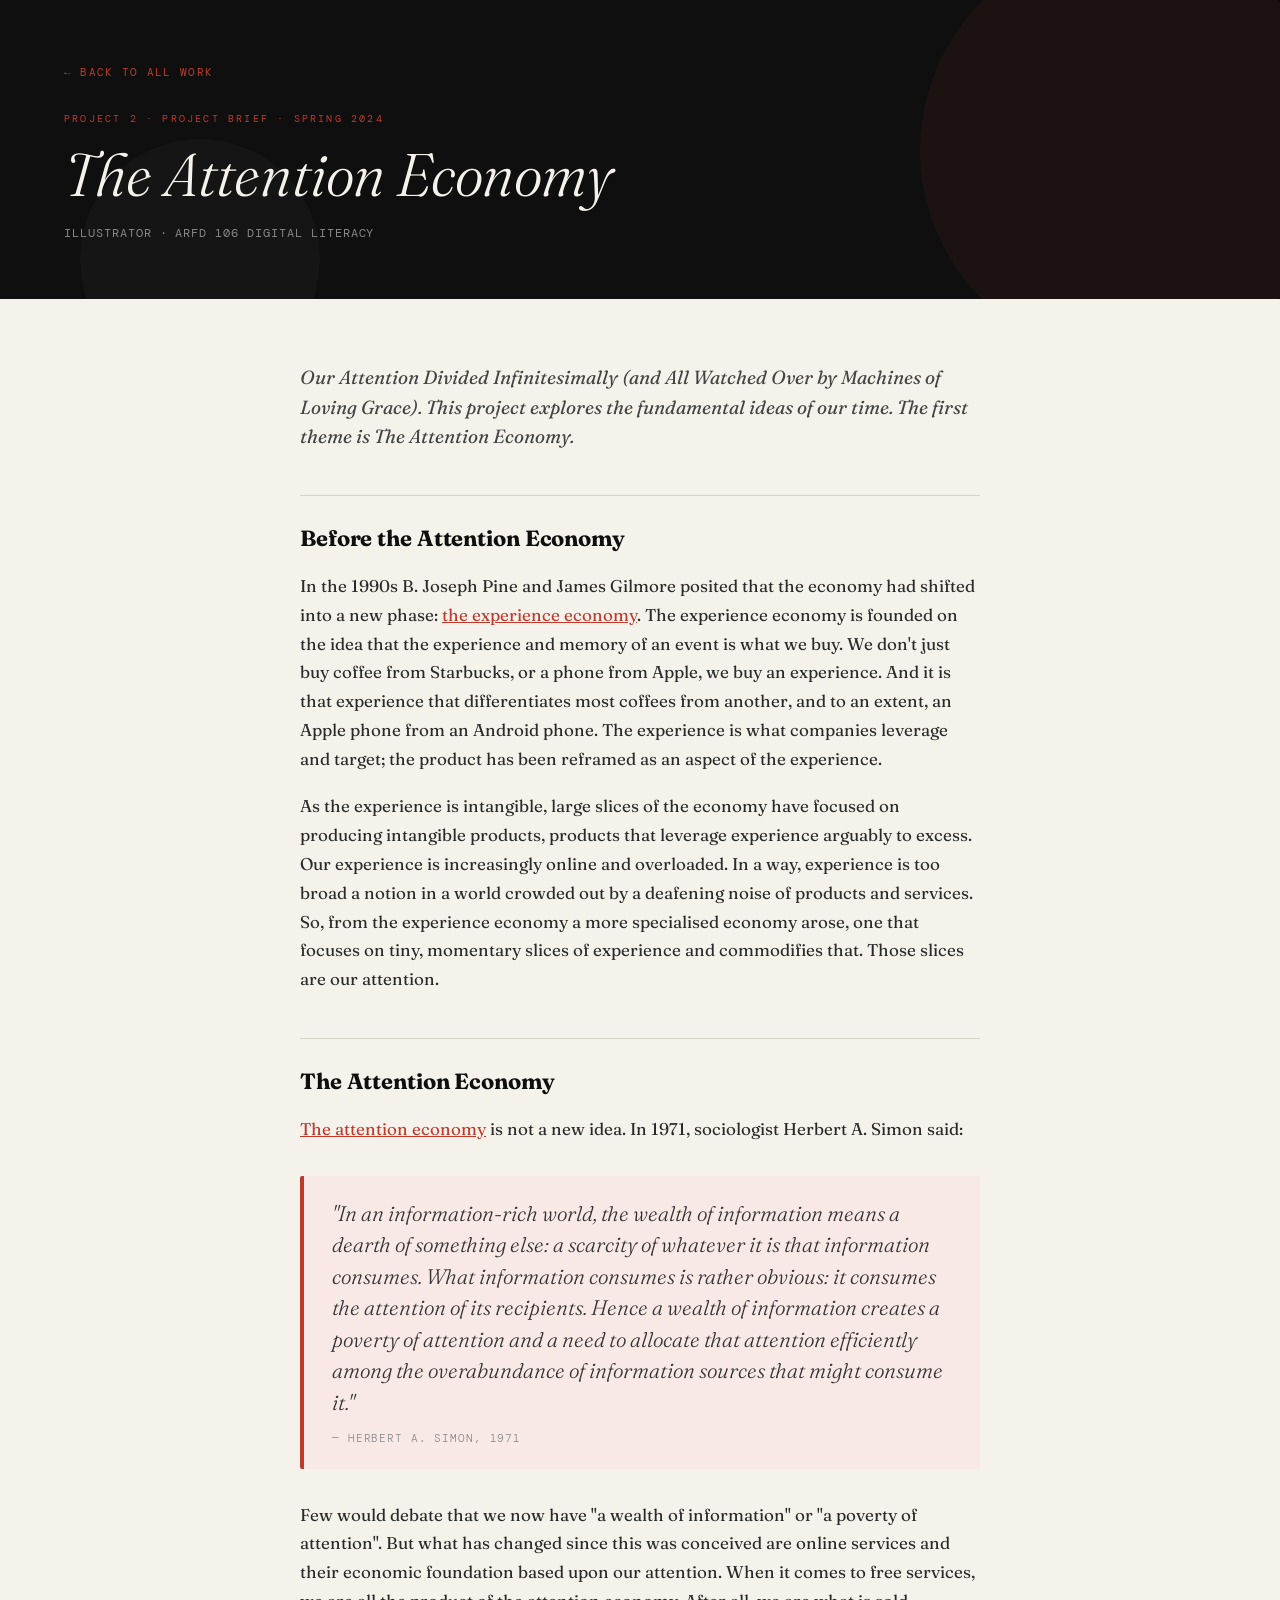
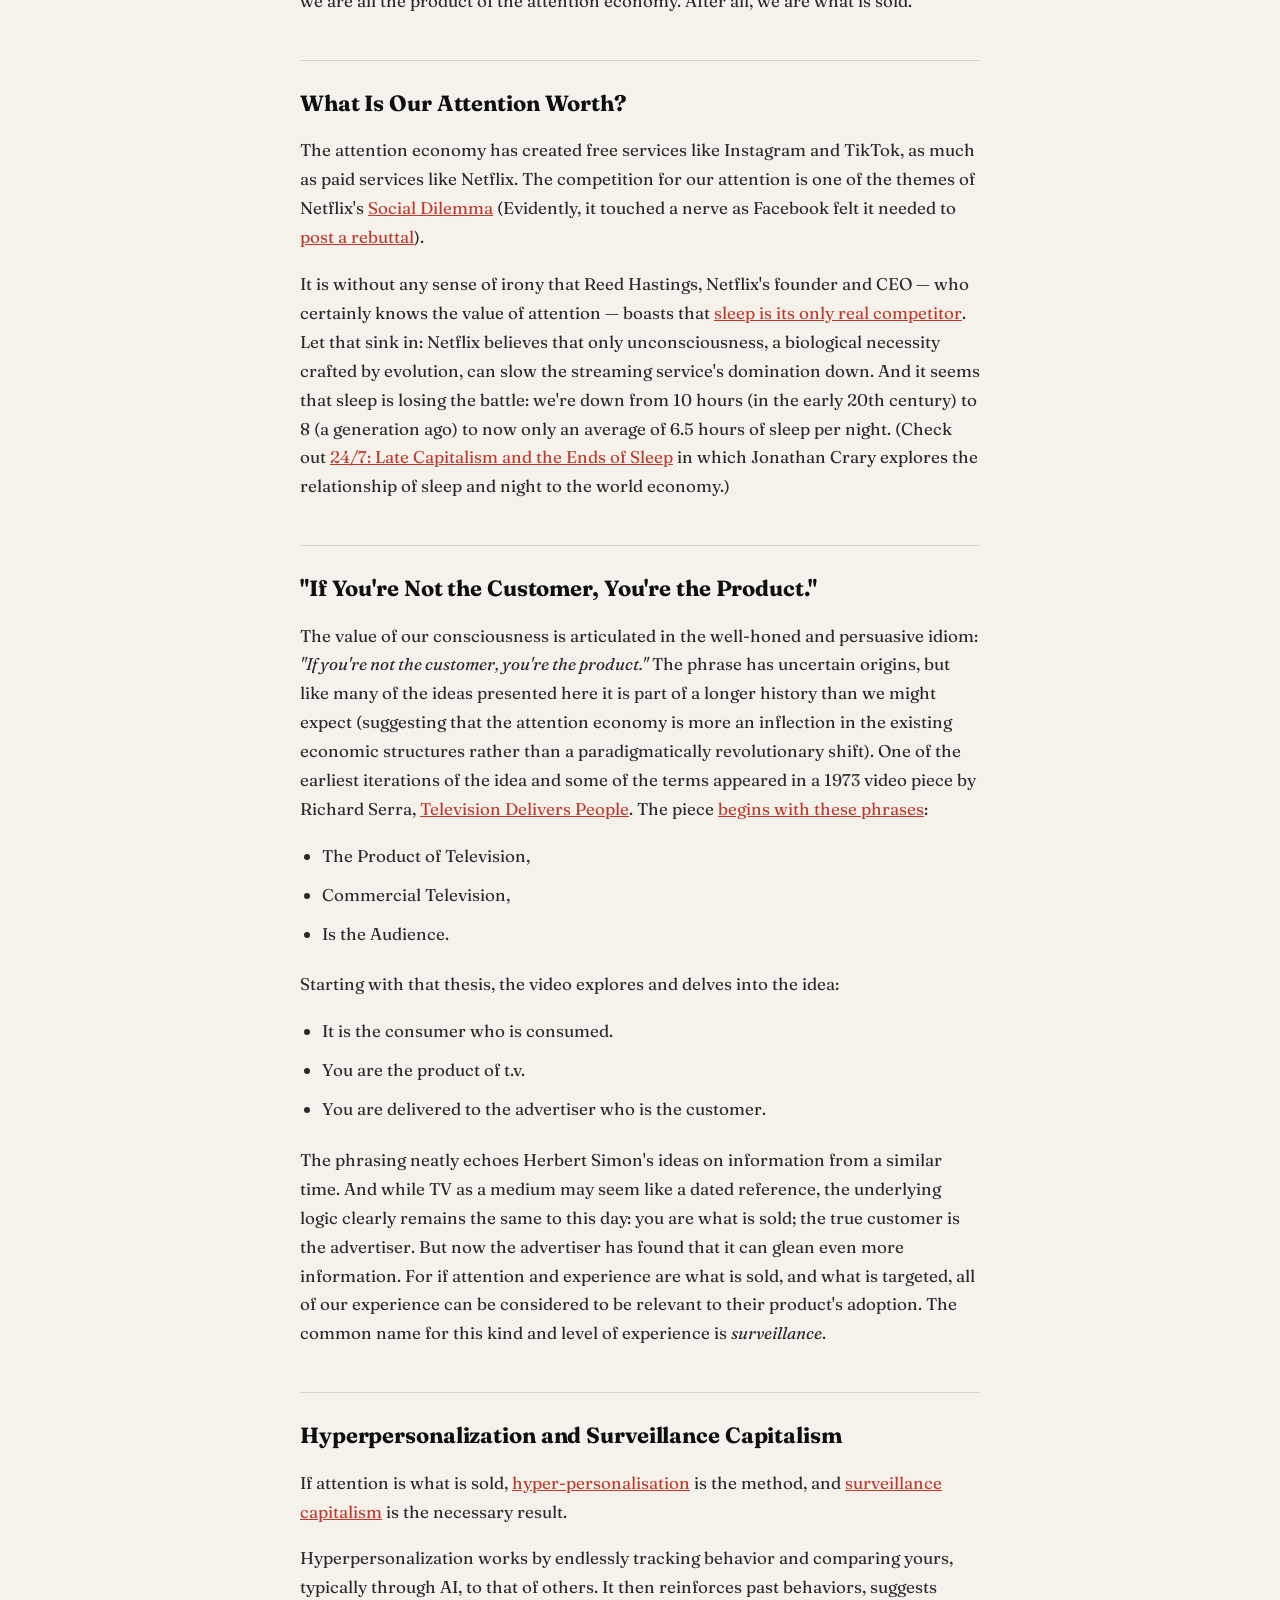
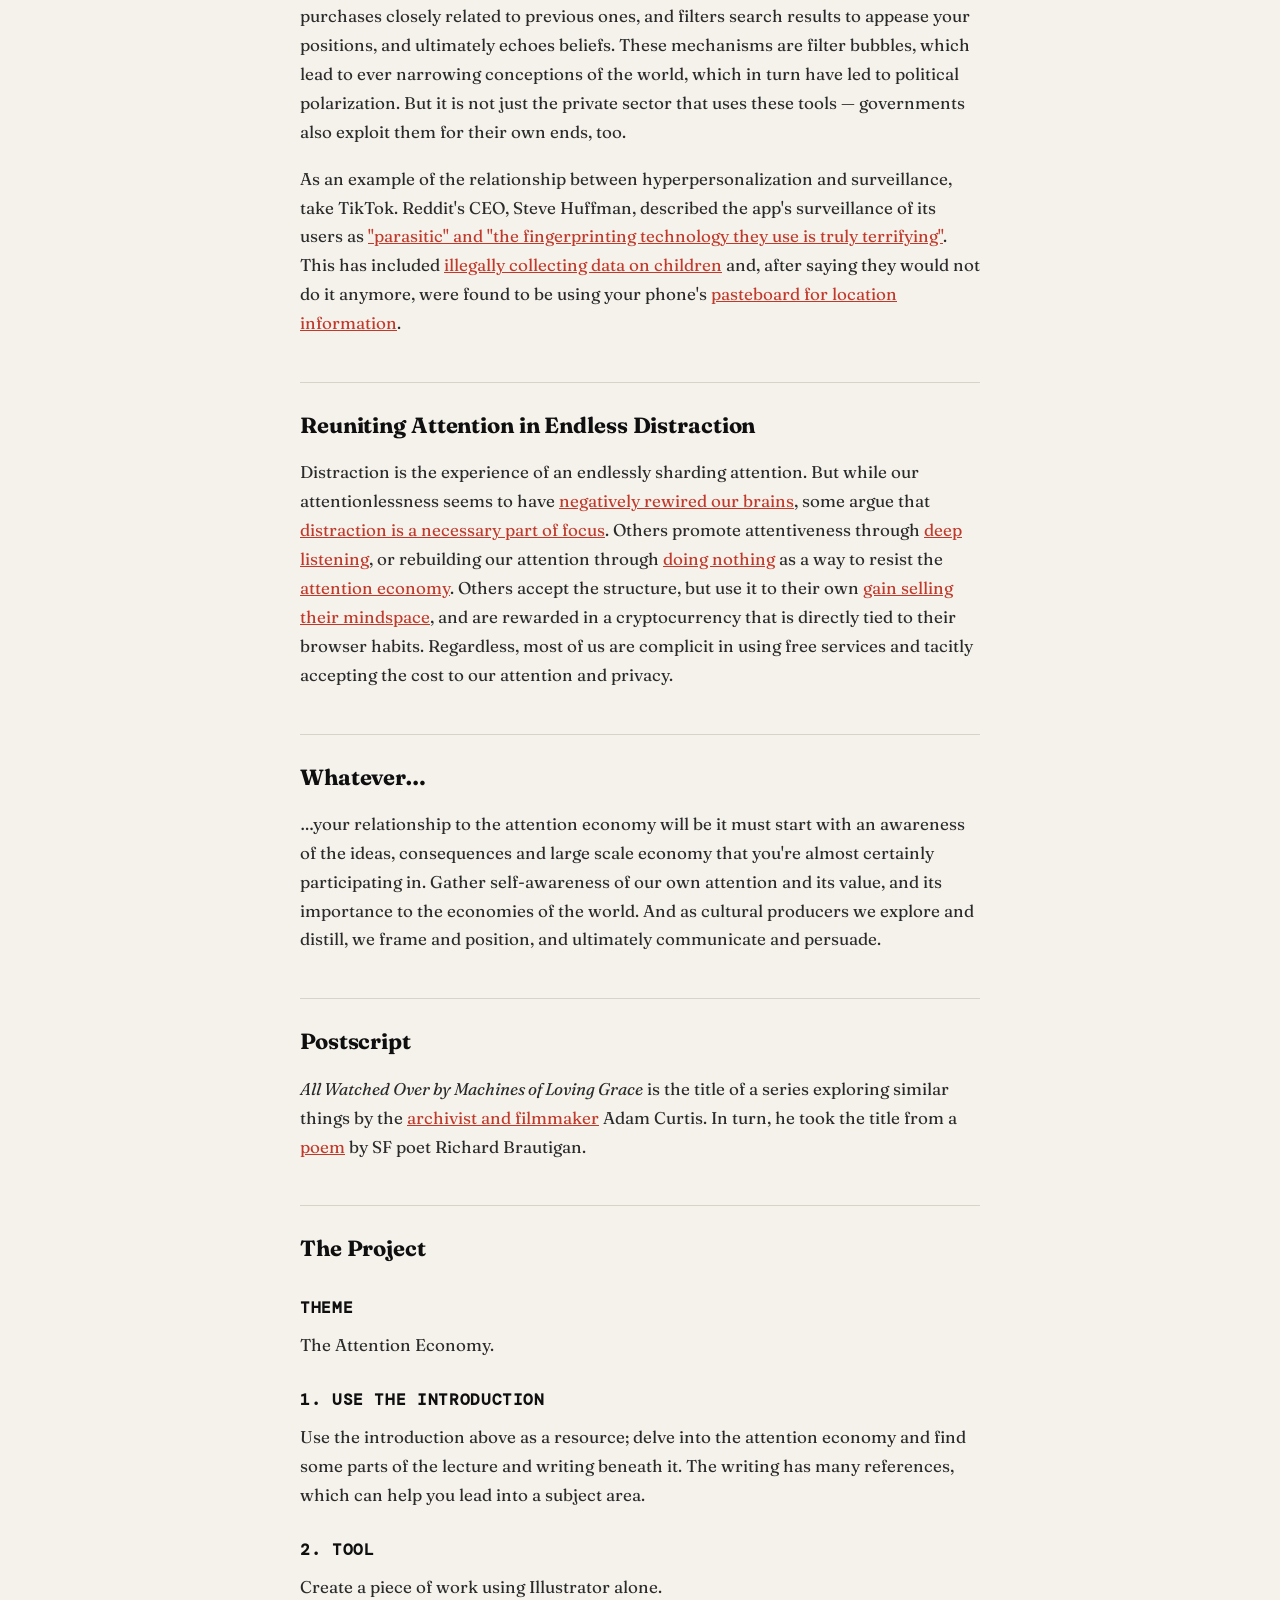
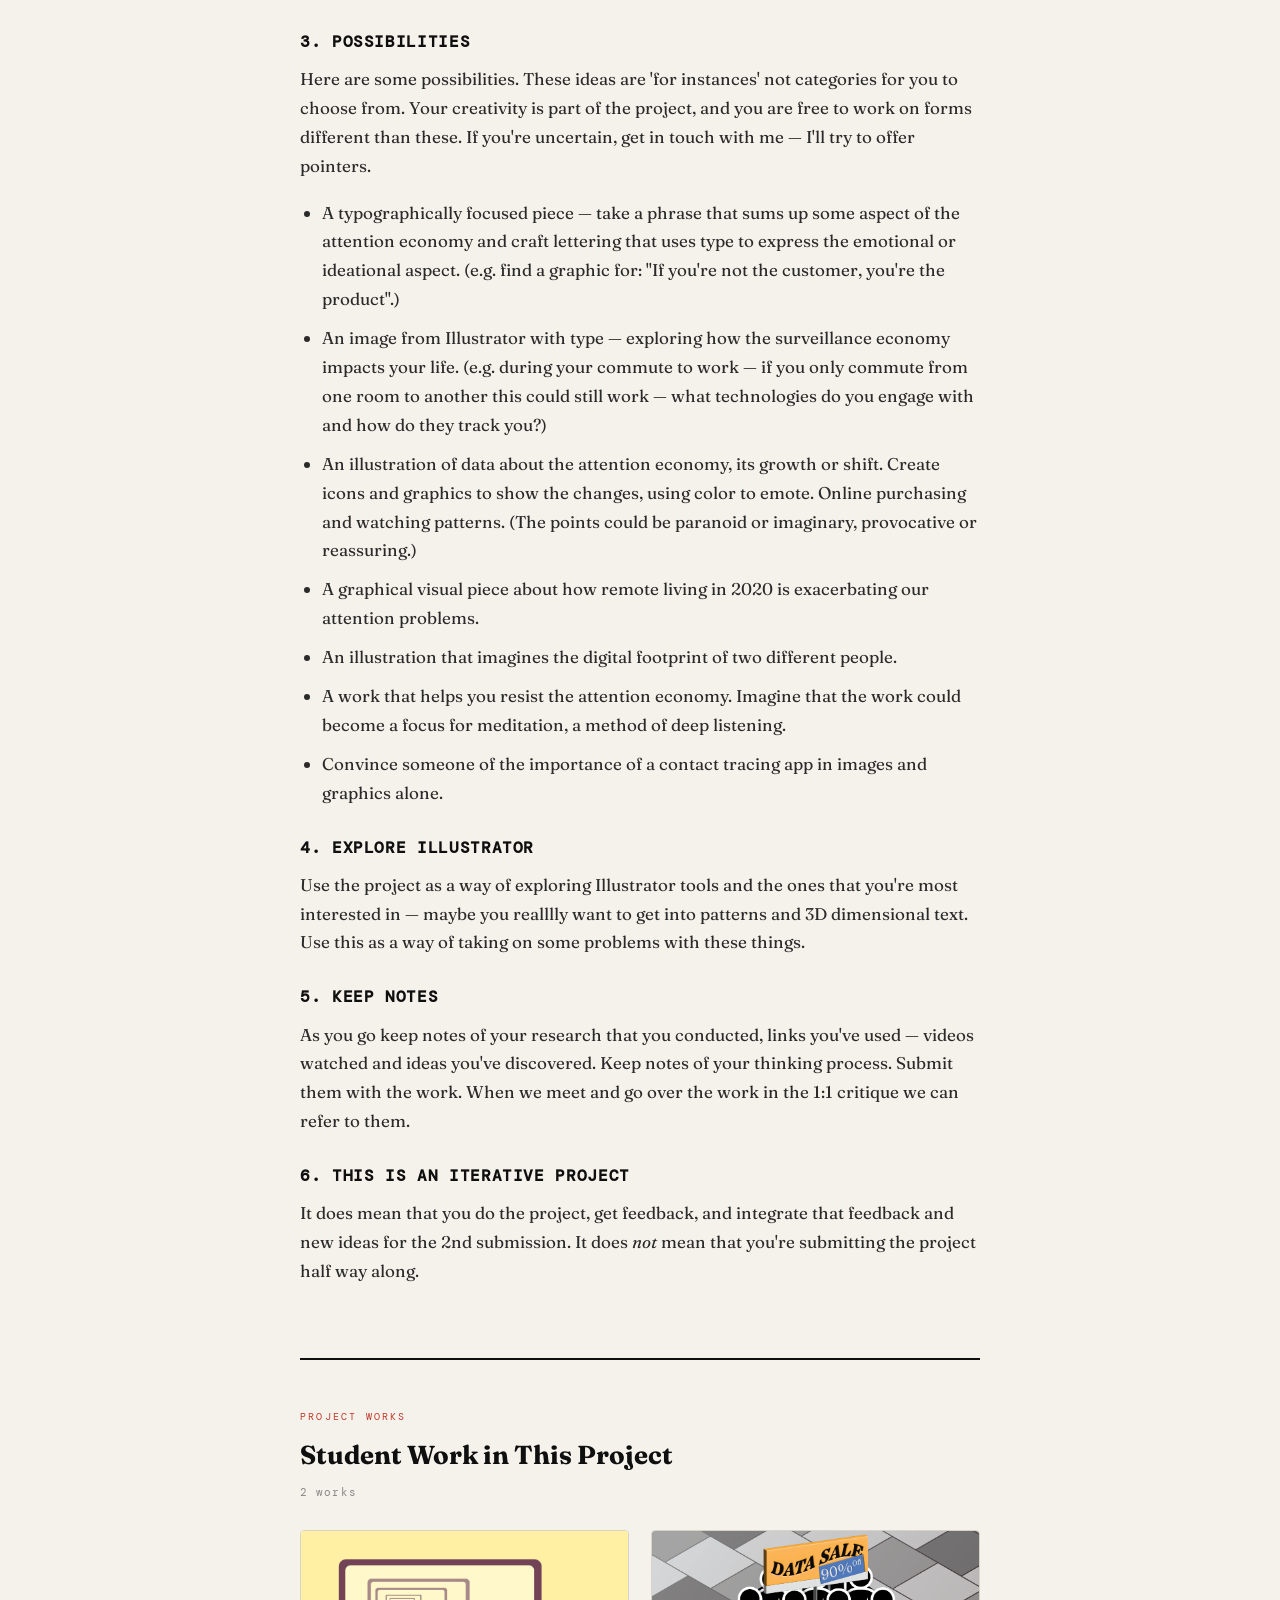
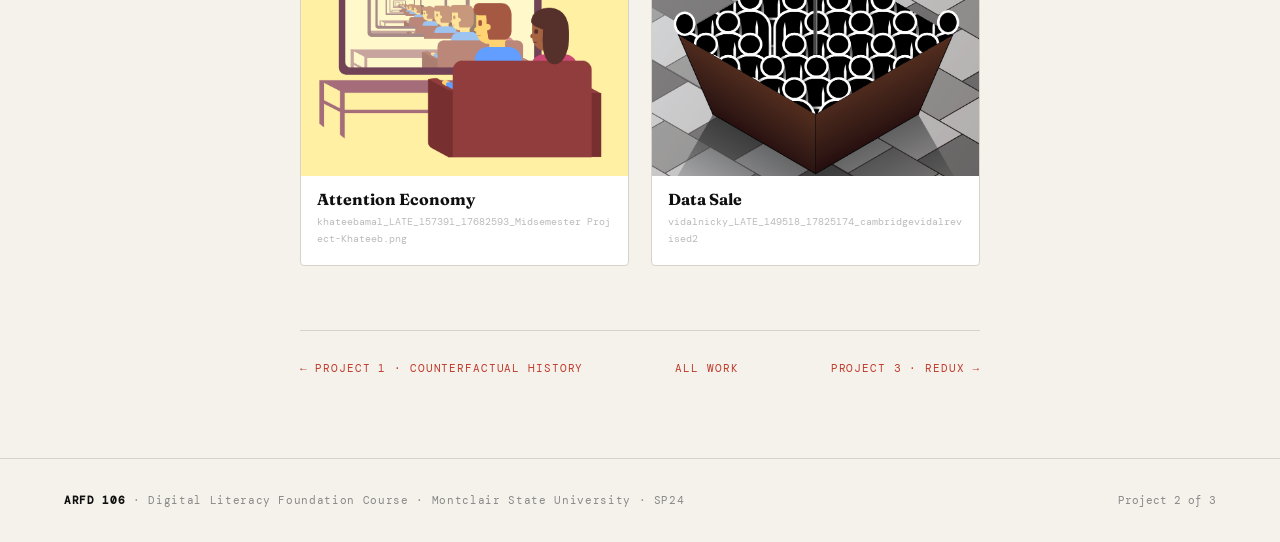
<file: project-attention-economy.html>
<!doctype html>
<html lang="en">
  <head>
    <meta charset="UTF-8" />
    <meta name="viewport" content="width=device-width, initial-scale=1.0" />
    <title>The Attention Economy — Project Brief · ARFD 106</title>
    <link rel="preconnect" href="https://fonts.googleapis.com" />
    <link
      href="https://fonts.googleapis.com/css2?family=DM+Mono:wght@300;400;500&family=Fraunces:ital,opsz,wght@0,9..144,300;0,9..144,700;1,9..144,300&display=swap"
      rel="stylesheet"
    />
    <link rel="stylesheet" href="project.css" />
  </head>
  <body>
    <!-- ── HEADER ── -->
    <header>
      <a href="index.html" class="back-link">← Back to all work</a>
      <div class="header-eyebrow">Project 2 · Project Brief · Spring 2024</div>
      <h1>The Attention Economy</h1>
      <p class="h-subtitle">ILLUSTRATOR · ARFD 106 DIGITAL LITERACY</p>
    </header>

    <!-- ── MAIN ── -->
    <main>
      <article class="brief">
        <p class="lede">
          <em
            >Our Attention Divided Infinitesimally (and All Watched Over by
            Machines of Loving Grace).</em
          >
          This project explores the fundamental ideas of our time. The first
          theme is <em>The Attention Economy</em>.
        </p>

        <h2>Before the Attention Economy</h2>
        <p>
          In the 1990s B. Joseph Pine and James Gilmore posited that the economy
          had shifted into a new phase:
          <a
            href="https://montclair.on.worldcat.org/oclc/1126213044"
            target="_blank"
            rel="noopener"
            >the experience economy</a
          >. The experience economy is founded on the idea that the experience
          and memory of an event is what we buy. We don't just buy coffee from
          Starbucks, or a phone from Apple, we buy an experience. And it is
          that experience that differentiates most coffees from another, and to
          an extent, an Apple phone from an Android phone. The experience is
          what companies leverage and target; the product has been reframed as
          an aspect of the experience.
        </p>
        <p>
          As the experience is intangible, large slices of the economy have
          focused on producing intangible products, products that leverage
          experience arguably to excess. Our experience is increasingly online
          and overloaded. In a way, experience is too broad a notion in a world
          crowded out by a deafening noise of products and services. So, from
          the experience economy a more specialised economy arose, one that
          focuses on tiny, momentary slices of experience and commodifies that.
          Those slices are our attention.
        </p>

        <h2>The Attention Economy</h2>
        <p>
          <a
            href="https://www.frankrose.com/The_Attention_Economy.pdf"
            target="_blank"
            rel="noopener"
            >The attention economy</a
          >
          is not a new idea. In 1971, sociologist Herbert A. Simon said:
        </p>

        <blockquote class="pullquote">
          "In an information-rich world, the wealth of information means a
          dearth of something else: a scarcity of whatever it is that
          information consumes. What information consumes is rather obvious: it
          consumes the attention of its recipients. Hence a wealth of
          information creates a poverty of attention and a need to allocate
          that attention efficiently among the overabundance of information
          sources that might consume it."
          <span class="attrib">— Herbert A. Simon, 1971</span>
        </blockquote>

        <p>
          Few would debate that we now have "a wealth of information" or "a
          poverty of attention". But what has changed since this was conceived
          are online services and their economic foundation based upon our
          attention. When it comes to free services, we are all the product of
          the attention economy. After all, we are what is sold.
        </p>

        <h2>What Is Our Attention Worth?</h2>
        <p>
          The attention economy has created free services like Instagram and
          TikTok, as much as paid services like Netflix. The competition for
          our attention is one of the themes of Netflix's
          <a
            href="https://www.netflix.com/title/81254224"
            target="_blank"
            rel="noopener"
            >Social Dilemma</a
          >
          (Evidently, it touched a nerve as Facebook felt it needed to
          <a
            href="https://about.fb.com/wp-content/uploads/2020/10/What-The-Social-Dilemma-Gets-Wrong.pdf"
            target="_blank"
            rel="noopener"
            >post a rebuttal</a
          >).
        </p>
        <p>
          It is without any sense of irony that Reed Hastings, Netflix's
          founder and CEO — who certainly knows the value of attention —
          boasts that
          <a
            href="https://www.fastcompany.com/40491939/netflix-ceo-reed-hastings-sleep-is-our-competition"
            target="_blank"
            rel="noopener"
            >sleep is its only real competitor</a
          >. Let that sink in: Netflix believes that only unconsciousness, a
          biological necessity crafted by evolution, can slow the streaming
          service's domination down. And it seems that sleep is losing the
          battle: we're down from 10 hours (in the early 20th century) to 8 (a
          generation ago) to now only an average of 6.5 hours of sleep per
          night. (Check out
          <a
            href="https://montclair.on.worldcat.org/oclc/858126396"
            target="_blank"
            rel="noopener"
            >24/7: Late Capitalism and the Ends of Sleep</a
          >
          in which Jonathan Crary explores the relationship of sleep and night
          to the world economy.)
        </p>

        <h2>"If You're Not the Customer, You're the Product."</h2>
        <p>
          The value of our consciousness is articulated in the well-honed and
          persuasive idiom: <em>"If you're not the customer, you're the
          product."</em> The phrase has uncertain origins, but like many of the
          ideas presented here it is part of a longer history than we might
          expect (suggesting that the attention economy is more an inflection
          in the existing economic structures rather than a paradigmatically
          revolutionary shift). One of the earliest iterations of the idea and
          some of the terms appeared in a 1973 video piece by Richard Serra,
          <a
            href="https://www.youtube.com/watch?v=LvZYwaQlJsg"
            target="_blank"
            rel="noopener"
            >Television Delivers People</a
          >. The piece
          <a
            href="https://web.archive.org/web/20180816160913/http://www2.nau.edu/~d-ctel/mediaPlayer/artPlayer/courses/ART300/pov1_ch1/transcript.htm"
            target="_blank"
            rel="noopener"
            >begins with these phrases</a
          >:
        </p>
        <ul>
          <li>The Product of Television,</li>
          <li>Commercial Television,</li>
          <li>Is the Audience.</li>
        </ul>
        <p>Starting with that thesis, the video explores and delves into the idea:</p>
        <ul>
          <li>It is the consumer who is consumed.</li>
          <li>You are the product of t.v.</li>
          <li>You are delivered to the advertiser who is the customer.</li>
        </ul>
        <p>
          The phrasing neatly echoes Herbert Simon's ideas on information from
          a similar time. And while TV as a medium may seem like a dated
          reference, the underlying logic clearly remains the same to this day:
          you are what is sold; the true customer is the advertiser. But now
          the advertiser has found that it can glean even more information. For
          if attention and experience are what is sold, and what is targeted,
          all of our experience can be considered to be relevant to their
          product's adoption. The common name for this kind and level of
          experience is <em>surveillance</em>.
        </p>

        <h2>Hyperpersonalization and Surveillance Capitalism</h2>
        <p>
          If attention is what is sold,
          <a
            href="https://play.google.com/books/reader?id=ZfvHDwAAQBAJ&hl=en_US&pg=GBS.PA6.w.1.3.77"
            target="_blank"
            rel="noopener"
            >hyper-personalisation</a
          >
          is the method, and
          <a
            href="https://montclair.on.worldcat.org/oclc/1049577294"
            target="_blank"
            rel="noopener"
            >surveillance capitalism</a
          >
          is the necessary result.
        </p>
        <p>
          Hyperpersonalization works by endlessly tracking behavior and
          comparing yours, typically through AI, to that of others. It then
          reinforces past behaviors, suggests purchases closely related to
          previous ones, and filters search results to appease your positions,
          and ultimately echoes beliefs. These mechanisms are filter bubbles,
          which lead to ever narrowing conceptions of the world, which in turn
          have led to political polarization. But it is not just the private
          sector that uses these tools — governments also exploit them for
          their own ends, too.
        </p>
        <p>
          As an example of the relationship between hyperpersonalization and
          surveillance, take TikTok. Reddit's CEO, Steve Huffman, described the
          app's surveillance of its users as
          <a
            href="https://www.fastcompany.com/90469045/reddits-ceo-calls-tiktok-parasitic-terrifying-and-spyware?partner=feedburner"
            target="_blank"
            rel="noopener"
            >"parasitic" and "the fingerprinting technology they use is truly
            terrifying"</a
          >. This has included
          <a
            href="https://www.ftc.gov/news-events/press-releases/2019/02/video-social-networking-app-musically-agrees-settle-ftc"
            target="_blank"
            rel="noopener"
            >illegally collecting data on children</a
          >
          and, after saying they would not do it anymore, were found to be
          using your phone's
          <a
            href="https://www.mysk.blog/2020/02/24/precise-location-information-leaking-through-system-pasteboard/"
            target="_blank"
            rel="noopener"
            >pasteboard for location information</a
          >.
        </p>

        <h2>Reuniting Attention in Endless Distraction</h2>
        <p>
          Distraction is the experience of an endlessly sharding attention. But
          while our attentionlessness seems to have
          <a
            href="https://www.wired.com/2010/05/ff-nicholas-carr/"
            target="_blank"
            rel="noopener"
            >negatively rewired our brains</a
          >, some argue that
          <a
            href="https://nymag.com/news/features/56793/"
            target="_blank"
            rel="noopener"
            >distraction is a necessary part of focus</a
          >. Others promote attentiveness through
          <a
            href="https://www.deeplistening.org/"
            target="_blank"
            rel="noopener"
            >deep listening</a
          >, or rebuilding our attention through
          <a
            href="https://www.nytimes.com/2019/04/29/smarter-living/the-case-for-doing-nothing.html"
            target="_blank"
            rel="noopener"
            >doing nothing</a
          >
          as a way to resist the
          <a
            href="https://montclair.on.worldcat.org/oclc/1130765325"
            target="_blank"
            rel="noopener"
            >attention economy</a
          >. Others accept the structure, but use it to their own
          <a
            href="https://basicattentiontoken.org/"
            target="_blank"
            rel="noopener"
            >gain selling their mindspace</a
          >, and are rewarded in a cryptocurrency that is directly tied to
          their browser habits. Regardless, most of us are complicit in using
          free services and tacitly accepting the cost to our attention and
          privacy.
        </p>

        <h2>Whatever…</h2>
        <p>
          …your relationship to the attention economy will be it must start
          with an awareness of the ideas, consequences and large scale economy
          that you're almost certainly participating in. Gather self-awareness
          of our own attention and its value, and its importance to the
          economies of the world. And as cultural producers we explore and
          distill, we frame and position, and ultimately communicate and
          persuade.
        </p>

        <h2>Postscript</h2>
        <p>
          <em>All Watched Over by Machines of Loving Grace</em> is the title of
          a series exploring similar things by the
          <a
            href="https://vimeo.com/groups/96331/videos/80799353"
            target="_blank"
            rel="noopener"
            >archivist and filmmaker</a
          >
          Adam Curtis. In turn, he took the title from a
          <a
            href="https://www.theatlantic.com/technology/archive/2011/09/weekend-poem-all-watched-over-by-machines-of-loving-grace/245251/"
            target="_blank"
            rel="noopener"
            >poem</a
          >
          by SF poet Richard Brautigan.
        </p>

        <h2>The Project</h2>

        <h3>Theme</h3>
        <p>The Attention Economy.</p>

        <h3>1. Use the Introduction</h3>
        <p>
          Use the introduction above as a resource; delve into the attention
          economy and find some parts of the lecture and writing beneath it.
          The writing has many references, which can help you lead into a
          subject area.
        </p>

        <h3>2. Tool</h3>
        <p>Create a piece of work using Illustrator alone.</p>

        <h3>3. Possibilities</h3>
        <p>
          Here are some possibilities. These ideas are 'for instances' not
          categories for you to choose from. Your creativity is part of the
          project, and you are free to work on forms different than these. If
          you're uncertain, get in touch with me — I'll try to offer pointers.
        </p>
        <ul>
          <li>
            A typographically focused piece — take a phrase that sums up some
            aspect of the attention economy and craft lettering that uses type
            to express the emotional or ideational aspect. (e.g. find a graphic
            for: "If you're not the customer, you're the product".)
          </li>
          <li>
            An image from Illustrator with type — exploring how the
            surveillance economy impacts your life. (e.g. during your commute
            to work — if you only commute from one room to another this could
            still work — what technologies do you engage with and how do they
            track you?)
          </li>
          <li>
            An illustration of data about the attention economy, its growth or
            shift. Create icons and graphics to show the changes, using color
            to emote. Online purchasing and watching patterns. (The points
            could be paranoid or imaginary, provocative or reassuring.)
          </li>
          <li>
            A graphical visual piece about how remote living in 2020 is
            exacerbating our attention problems.
          </li>
          <li>
            An illustration that imagines the digital footprint of two
            different people.
          </li>
          <li>
            A work that helps you resist the attention economy. Imagine that
            the work could become a focus for meditation, a method of deep
            listening.
          </li>
          <li>
            Convince someone of the importance of a contact tracing app in
            images and graphics alone.
          </li>
        </ul>

        <h3>4. Explore Illustrator</h3>
        <p>
          Use the project as a way of exploring Illustrator tools and the ones
          that you're most interested in — maybe you realllly want to get into
          patterns and 3D dimensional text. Use this as a way of taking on some
          problems with these things.
        </p>

        <h3>5. Keep Notes</h3>
        <p>
          As you go keep notes of your research that you conducted, links
          you've used — videos watched and ideas you've discovered. Keep notes
          of your thinking process. Submit them with the work. When we meet and
          go over the work in the 1:1 critique we can refer to them.
        </p>

        <h3>6. This Is an Iterative Project</h3>
        <p>
          It does mean that you do the project, get feedback, and integrate
          that feedback and new ideas for the 2nd submission. It does
          <em>not</em> mean that you're submitting the project half way along.
        </p>
      </article>

      <!-- ── WORKS ── -->
      <section class="works-section">
        <div class="label">Project Works</div>
        <h2>Student Work in This Project</h2>
        <div class="subtitle">2 works</div>

        <div class="work-grid">
          <a
            class="work-card"
            href="assets/khateebamal_LATE_157391_17682593_Midsemester Project-Khateeb.png"
            target="_blank"
            rel="noopener"
          >
            <div class="work-media">
              <img
                src="assets/khateebamal_LATE_157391_17682593_Midsemester Project-Khateeb.png"
                alt="Attention Economy — The Attention Economy"
                loading="lazy"
              />
            </div>
            <div class="work-meta">
              <div class="work-title">Attention Economy</div>
              <div class="work-filename">
                khateebamal_LATE_157391_17682593_Midsemester Project-Khateeb.png
              </div>
            </div>
          </a>

          <a
            class="work-card"
            href="assets/vidalnicky_LATE_149518_17825174_cambridgevidalrevised2.png"
            target="_blank"
            rel="noopener"
          >
            <div class="work-media">
              <img
                src="assets/vidalnicky_LATE_149518_17825174_cambridgevidalrevised2.png"
                alt="Data Sale — The Attention Economy"
                loading="lazy"
              />
            </div>
            <div class="work-meta">
              <div class="work-title">Data Sale</div>
              <div class="work-filename">
                vidalnicky_LATE_149518_17825174_cambridgevidalrevised2
              </div>
            </div>
          </a>
        </div>

        <div class="bottom-nav">
          <a href="project-counterfactual-history.html"
            >← Project 1 · Counterfactual History</a
          >
          <a href="index.html">All Work</a>
          <a href="project-redux.html">Project 3 · Redux →</a>
        </div>
      </section>
    </main>

    <!-- ── FOOTER ── -->
    <footer>
      <div class="footer-course">
        <strong>ARFD 106</strong> · Digital Literacy Foundation Course ·
        Montclair State University · SP24
      </div>
      <div
        style="
          font-family: var(--font-mono);
          font-size: 11px;
          color: var(--grey);
        "
      >
        Project 2 of 3
      </div>
    </footer>
  </body>
</html>
</file>
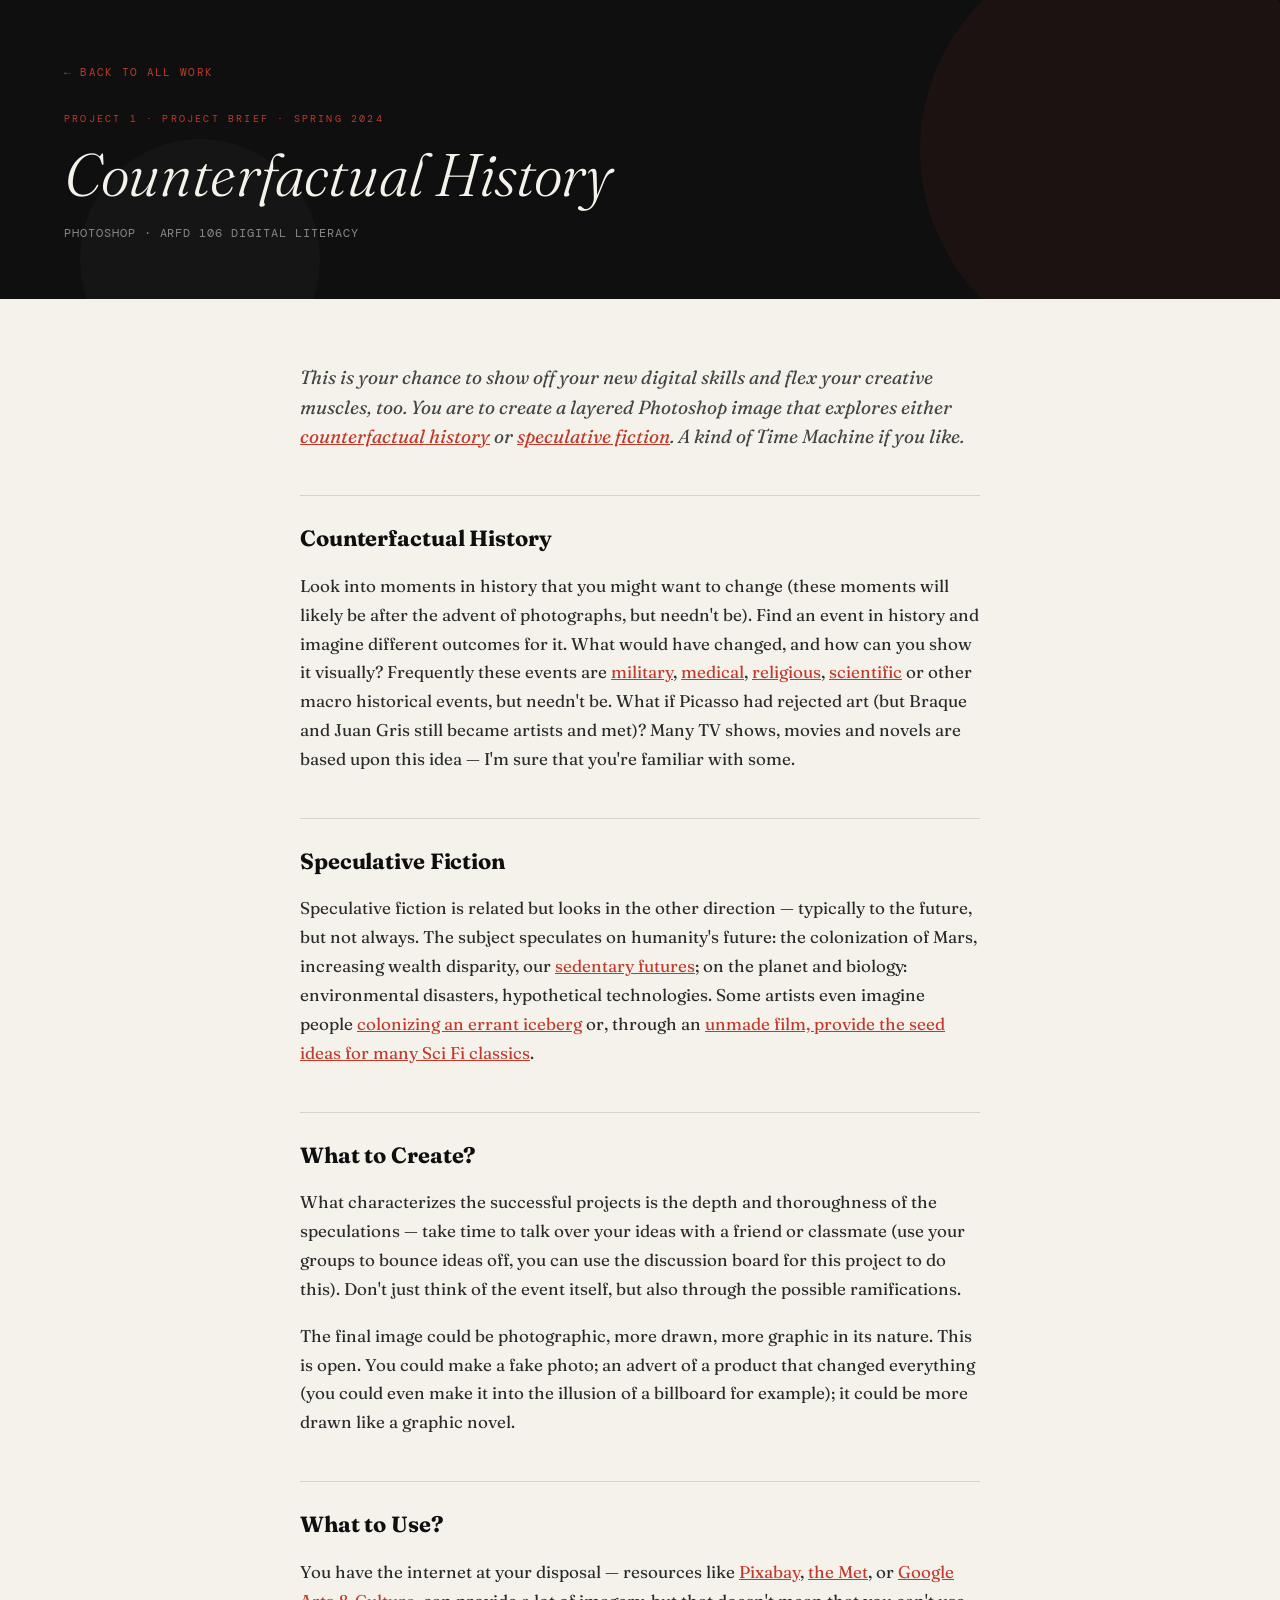
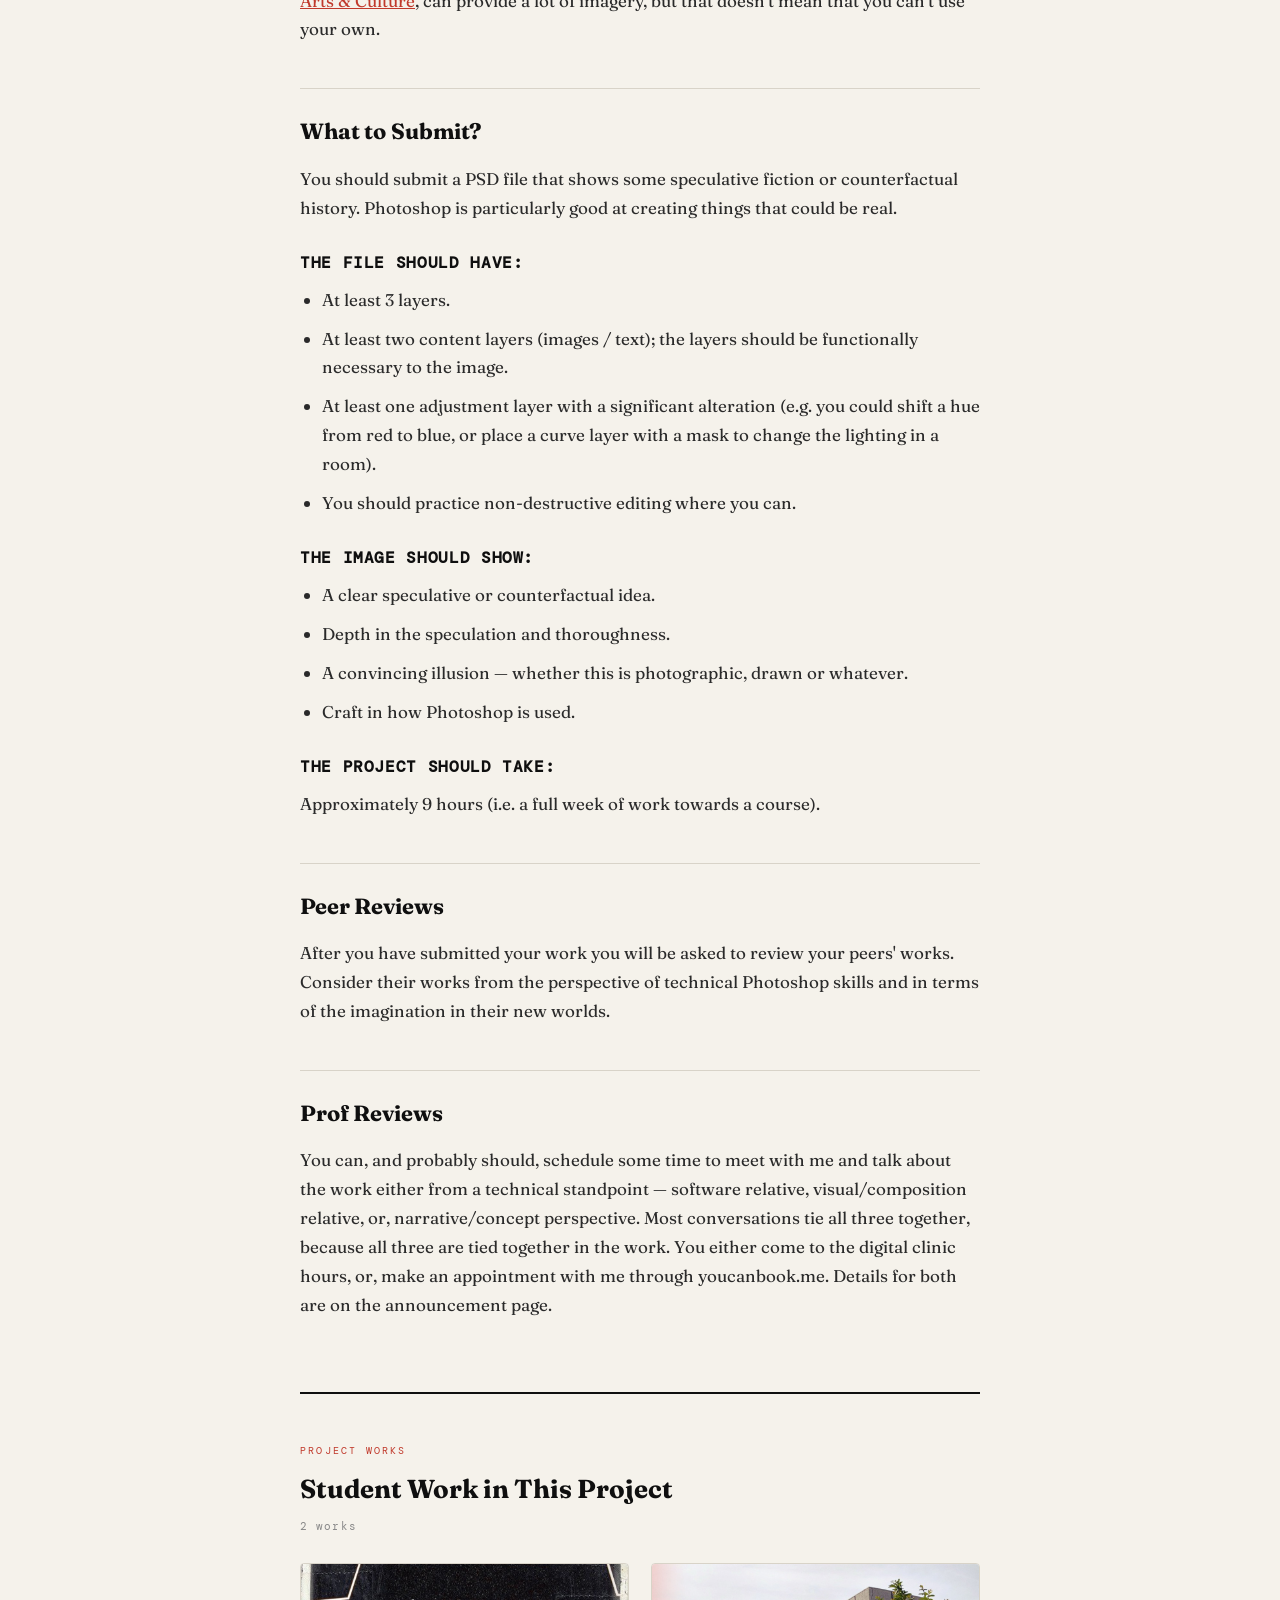
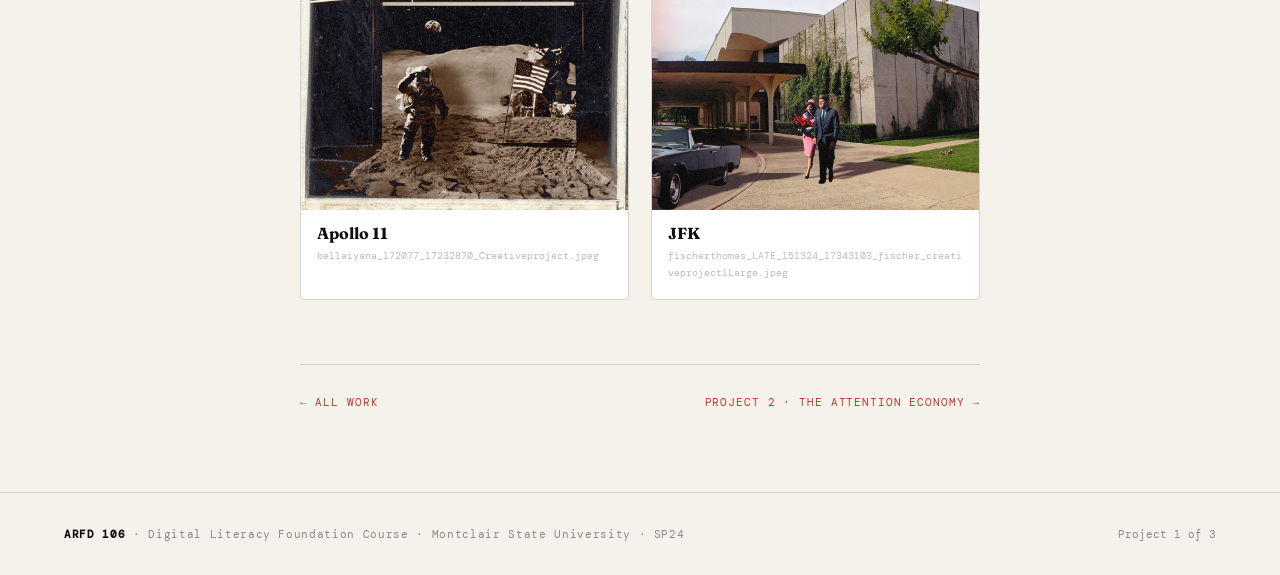
<file: project-counterfactual-history.html>
<!doctype html>
<html lang="en">
  <head>
    <meta charset="UTF-8" />
    <meta name="viewport" content="width=device-width, initial-scale=1.0" />
    <title>Counterfactual History — Project Brief · ARFD 106</title>
    <link rel="preconnect" href="https://fonts.googleapis.com" />
    <link
      href="https://fonts.googleapis.com/css2?family=DM+Mono:wght@300;400;500&family=Fraunces:ital,opsz,wght@0,9..144,300;0,9..144,700;1,9..144,300&display=swap"
      rel="stylesheet"
    />
    <link rel="stylesheet" href="project.css" />
  </head>
  <body>
    <!-- ── HEADER ── -->
    <header>
      <a href="index.html" class="back-link">← Back to all work</a>
      <div class="header-eyebrow">Project 1 · Project Brief · Spring 2024</div>
      <h1>Counterfactual History</h1>
      <p class="h-subtitle">PHOTOSHOP · ARFD 106 DIGITAL LITERACY</p>
    </header>

    <!-- ── MAIN ── -->
    <main>
      <article class="brief">
        <p class="lede">
          This is your chance to show off your new digital skills and flex your
          creative muscles, too. You are to create a layered Photoshop image
          that explores either
          <a
            href="https://en.wikipedia.org/wiki/Counterfactual_history"
            target="_blank"
            rel="noopener"
            >counterfactual history</a
          >
          or
          <a
            href="https://en.wikipedia.org/wiki/Speculative_fiction"
            target="_blank"
            rel="noopener"
            >speculative fiction</a
          >. A kind of Time Machine if you like.
        </p>

        <h2>Counterfactual History</h2>
        <p>
          Look into moments in history that you might want to change (these
          moments will likely be after the advent of photographs, but needn't
          be). Find an event in history and imagine different outcomes for it.
          What would have changed, and how can you show it visually? Frequently
          these events are
          <a
            href="https://www.google.com/search?q=what+if+hitler+was+assassinated"
            target="_blank"
            rel="noopener"
            >military</a
          >,
          <a
            href="https://insh.world/science/what-if-we-never-discovered-antibiotics/"
            target="_blank"
            rel="noopener"
            >medical</a
          >,
          <a
            href="https://www.google.com/search?q=handmaid%27s+tale"
            target="_blank"
            rel="noopener"
            >religious</a
          >,
          <a
            href="https://www.google.com/search?q=what+if+einstein+never+existed"
            target="_blank"
            rel="noopener"
            >scientific</a
          >
          or other macro historical events, but needn't be. What if Picasso had
          rejected art (but Braque and Juan Gris still became artists and met)?
          Many TV shows, movies and novels are based upon this idea — I'm sure
          that you're familiar with some.
        </p>

        <h2>Speculative Fiction</h2>
        <p>
          Speculative fiction is related but looks in the other direction —
          typically to the future, but not always. The subject speculates on
          humanity's future: the colonization of Mars, increasing wealth
          disparity, our
          <a
            href="https://www.google.com/search?q=the+machine+stops"
            target="_blank"
            rel="noopener"
            >sedentary futures</a
          >; on the planet and biology: environmental disasters, hypothetical
          technologies. Some artists even imagine people
          <a
            href="http://kahnselesnick.biz/eisbergfreistadt-panoramic"
            target="_blank"
            rel="noopener"
            >colonizing an errant iceberg</a
          >
          or, through an
          <a
            href="https://drive.google.com/drive/folders/1Xif_DdbOxUoMBB_JNZDlh_ZZJwUNRS21?usp=sharing"
            target="_blank"
            rel="noopener"
            >unmade film, provide the seed ideas for many Sci Fi classics</a
          >.
        </p>

        <h2>What to Create?</h2>
        <p>
          What characterizes the successful projects is the depth and
          thoroughness of the speculations — take time to talk over your ideas
          with a friend or classmate (use your groups to bounce ideas off, you
          can use the discussion board for this project to do this). Don't just
          think of the event itself, but also through the possible
          ramifications.
        </p>
        <p>
          The final image could be photographic, more drawn, more graphic in its
          nature. This is open. You could make a fake photo; an advert of a
          product that changed everything (you could even make it into the
          illusion of a billboard for example); it could be more drawn like a
          graphic novel.
        </p>

        <h2>What to Use?</h2>
        <p>
          You have the internet at your disposal — resources like
          <a href="https://pixabay.com/" target="_blank" rel="noopener"
            >Pixabay</a
          >,
          <a
            href="https://www.metmuseum.org/art/collection/search#!?searchField=All&showOnly=openAccess&sortBy=relevance&offset=0&pageSize=0"
            target="_blank"
            rel="noopener"
            >the Met</a
          >, or
          <a
            href="https://artsandculture.google.com/"
            target="_blank"
            rel="noopener"
            >Google Arts &amp; Culture</a
          >, can provide a lot of imagery, but that doesn't mean that you can't
          use your own.
        </p>

        <h2>What to Submit?</h2>
        <p>
          You should submit a PSD file that shows some speculative fiction or
          counterfactual history. Photoshop is particularly good at creating
          things that could be real.
        </p>

        <h3>The file should have:</h3>
        <ul>
          <li>At least 3 layers.</li>
          <li>
            At least two content layers (images / text); the layers should be
            functionally necessary to the image.
          </li>
          <li>
            At least one adjustment layer with a significant alteration (e.g.
            you could shift a hue from red to blue, or place a curve layer with
            a mask to change the lighting in a room).
          </li>
          <li>
            You should practice non-destructive editing where you can.
          </li>
        </ul>

        <h3>The image should show:</h3>
        <ul>
          <li>A clear speculative or counterfactual idea.</li>
          <li>Depth in the speculation and thoroughness.</li>
          <li>
            A convincing illusion — whether this is photographic, drawn or
            whatever.
          </li>
          <li>Craft in how Photoshop is used.</li>
        </ul>

        <h3>The project should take:</h3>
        <p>
          Approximately 9 hours (i.e. a full week of work towards a course).
        </p>

        <h2>Peer Reviews</h2>
        <p>
          After you have submitted your work you will be asked to review your
          peers' works. Consider their works from the perspective of technical
          Photoshop skills and in terms of the imagination in their new worlds.
        </p>

        <h2>Prof Reviews</h2>
        <p>
          You can, and probably should, schedule some time to meet with me and
          talk about the work either from a technical standpoint — software
          relative, visual/composition relative, or, narrative/concept
          perspective. Most conversations tie all three together, because all
          three are tied together in the work. You either come to the digital
          clinic hours, or, make an appointment with me through youcanbook.me.
          Details for both are on the announcement page.
        </p>
      </article>

      <!-- ── WORKS ── -->
      <section class="works-section">
        <div class="label">Project Works</div>
        <h2>Student Work in This Project</h2>
        <div class="subtitle">2 works</div>

        <div class="work-grid">
          <a
            class="work-card"
            href="assets/bellaiyana_172077_17232870_Creativeproject.jpeg"
            target="_blank"
            rel="noopener"
          >
            <div class="work-media">
              <img
                src="assets/bellaiyana_172077_17232870_Creativeproject.jpeg"
                alt="Apollo 11 — Counterfactual History"
                loading="lazy"
              />
            </div>
            <div class="work-meta">
              <div class="work-title">Apollo 11</div>
              <div class="work-filename">
                bellaiyana_172077_17232870_Creativeproject.jpeg
              </div>
            </div>
          </a>

          <a
            class="work-card"
            href="assets/fischerthomas_LATE_151324_17343103_fischer_creativeproject1Large.jpeg"
            target="_blank"
            rel="noopener"
          >
            <div class="work-media">
              <img
                src="assets/fischerthomas_LATE_151324_17343103_fischer_creativeproject1Large.jpeg"
                alt="JFK — Counterfactual History"
                loading="lazy"
              />
            </div>
            <div class="work-meta">
              <div class="work-title">JFK</div>
              <div class="work-filename">
                fischerthomas_LATE_151324_17343103_fischer_creativeproject1Large.jpeg
              </div>
            </div>
          </a>
        </div>

        <div class="bottom-nav">
          <a href="index.html">← All Work</a>
          <a href="project-attention-economy.html"
            >Project 2 · The Attention Economy →</a
          >
        </div>
      </section>
    </main>

    <!-- ── FOOTER ── -->
    <footer>
      <div class="footer-course">
        <strong>ARFD 106</strong> · Digital Literacy Foundation Course ·
        Montclair State University · SP24
      </div>
      <div
        style="
          font-family: var(--font-mono);
          font-size: 11px;
          color: var(--grey);
        "
      >
        Project 1 of 3
      </div>
    </footer>
  </body>
</html>
</file>
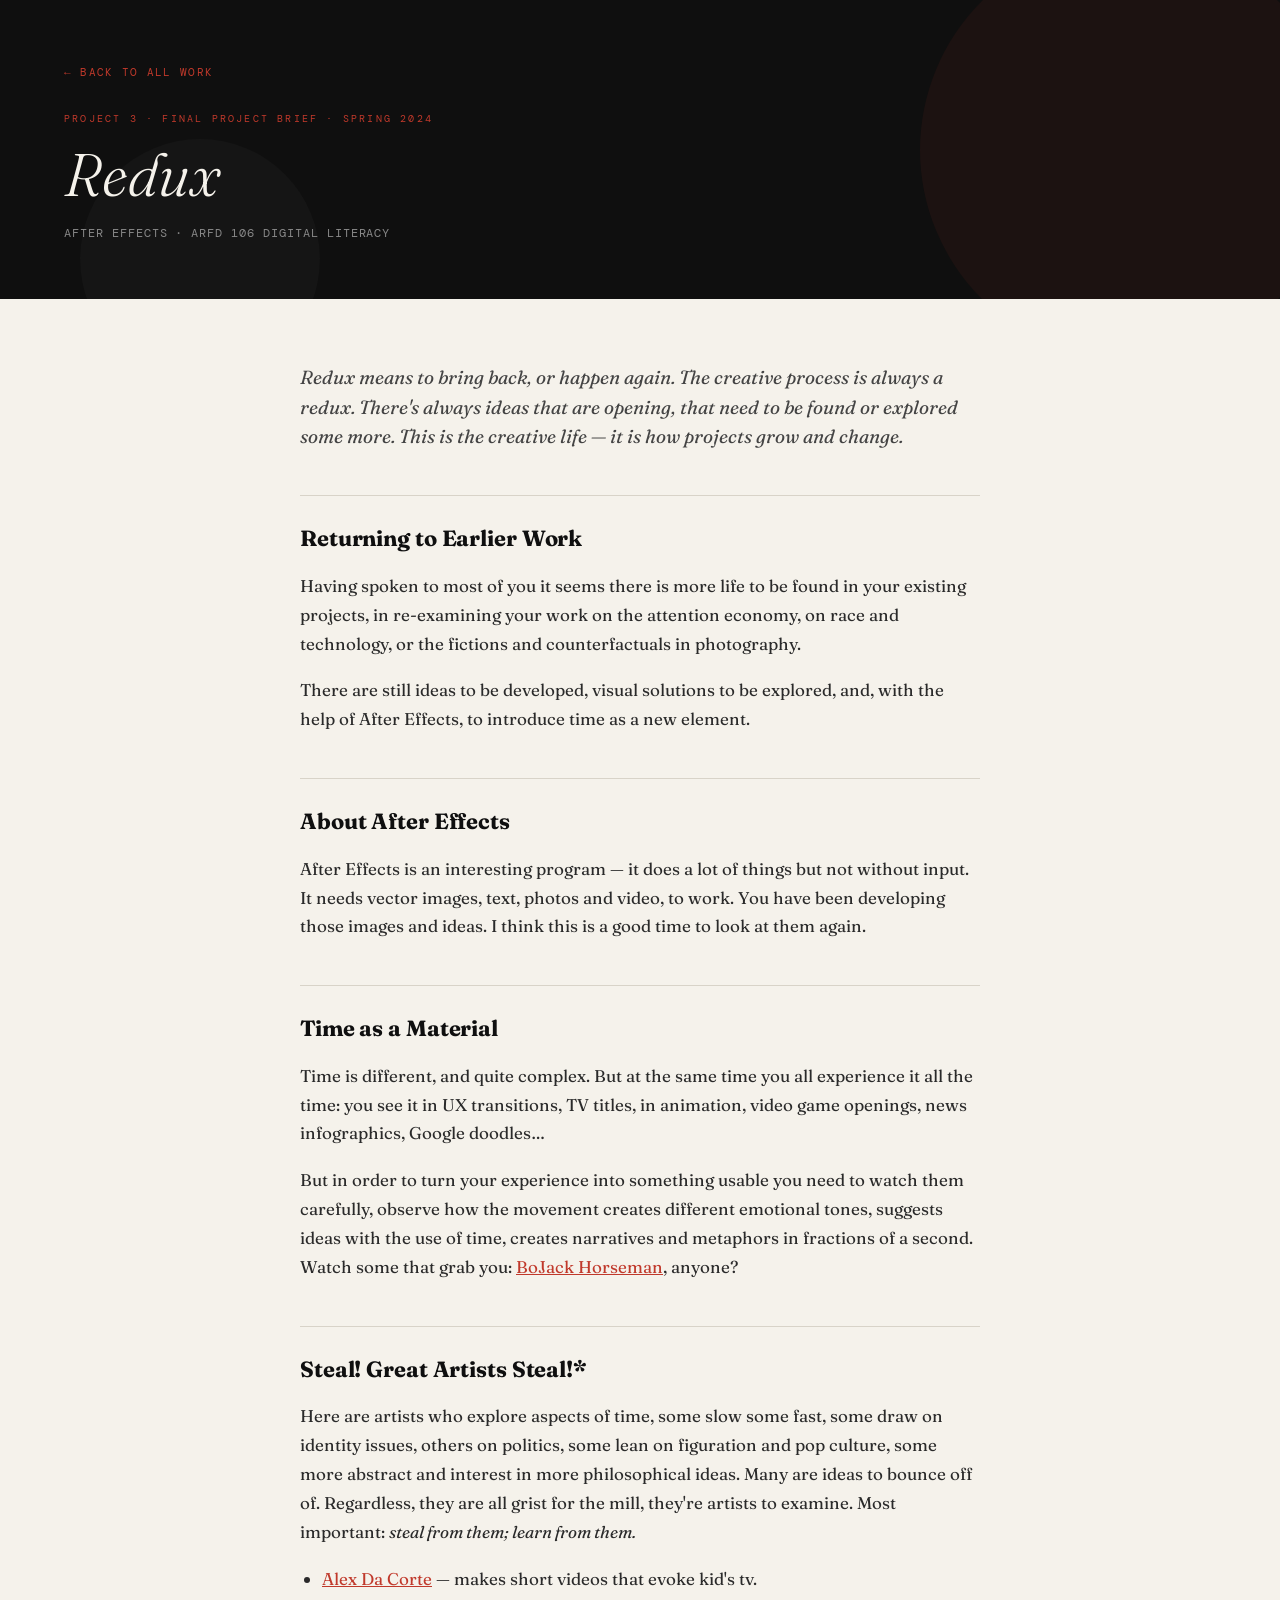
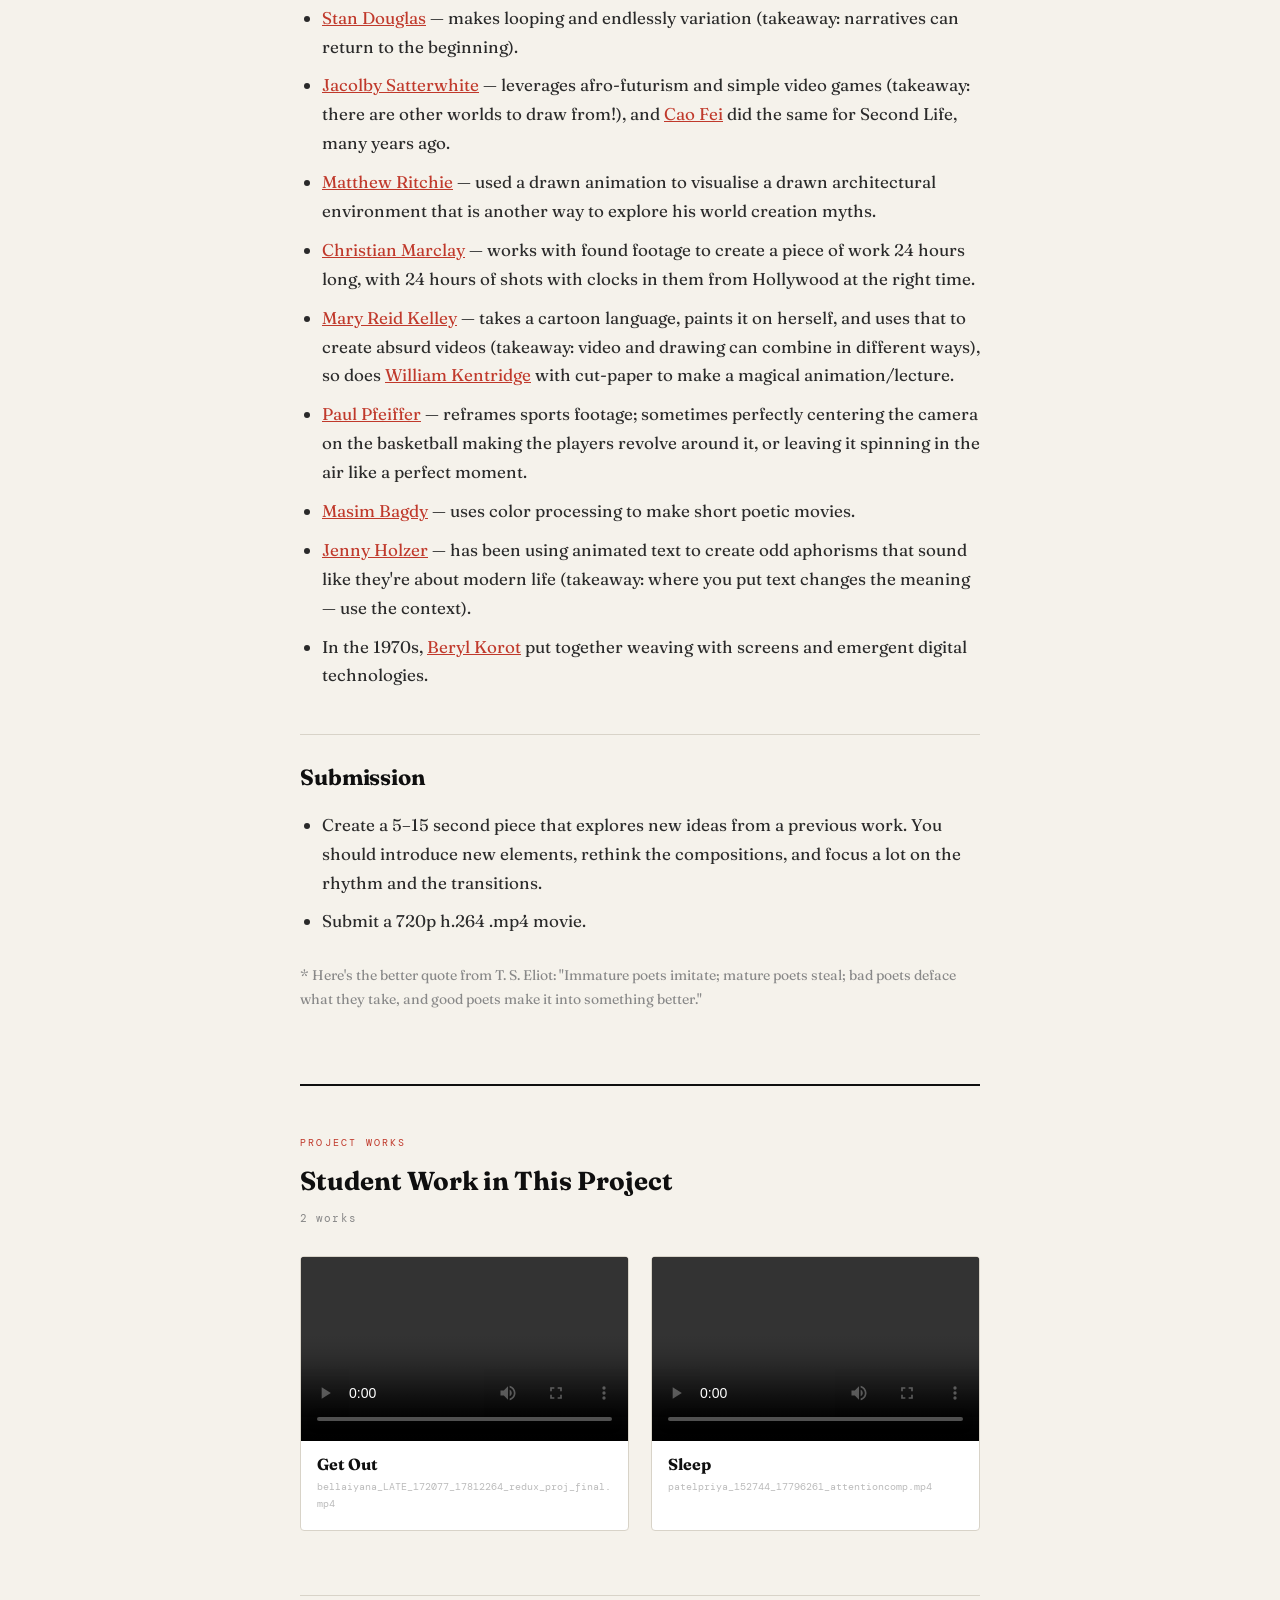
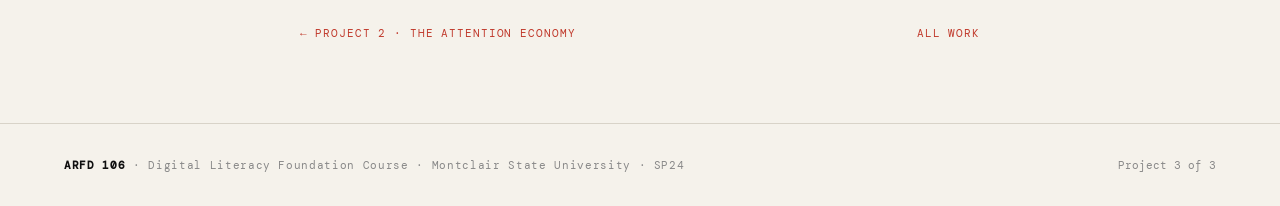
<file: project-redux.html>
<!doctype html>
<html lang="en">
  <head>
    <meta charset="UTF-8" />
    <meta name="viewport" content="width=device-width, initial-scale=1.0" />
    <title>Redux — Project Brief · ARFD 106</title>
    <link rel="preconnect" href="https://fonts.googleapis.com" />
    <link
      href="https://fonts.googleapis.com/css2?family=DM+Mono:wght@300;400;500&family=Fraunces:ital,opsz,wght@0,9..144,300;0,9..144,700;1,9..144,300&display=swap"
      rel="stylesheet"
    />
    <link rel="stylesheet" href="project.css" />
  </head>
  <body>
    <!-- ── HEADER ── -->
    <header>
      <a href="index.html" class="back-link">← Back to all work</a>
      <div class="header-eyebrow">
        Project 3 · Final Project Brief · Spring 2024
      </div>
      <h1>Redux</h1>
      <p class="h-subtitle">AFTER EFFECTS · ARFD 106 DIGITAL LITERACY</p>
    </header>

    <!-- ── MAIN ── -->
    <main>
      <article class="brief">
        <p class="lede">
          <em>Redux</em> means to bring back, or happen again. The creative
          process is always a redux. There's always ideas that are opening,
          that need to be found or explored some more. This is the creative
          life — it is how projects grow and change.
        </p>

        <h2>Returning to Earlier Work</h2>
        <p>
          Having spoken to most of you it seems there is more life to be found
          in your existing projects, in re-examining your work on the attention
          economy, on race and technology, or the fictions and counterfactuals
          in photography.
        </p>
        <p>
          There are still ideas to be developed, visual solutions to be
          explored, and, with the help of After Effects, to introduce time as
          a new element.
        </p>

        <h2>About After Effects</h2>
        <p>
          After Effects is an interesting program — it does a lot of things
          but not without input. It needs vector images, text, photos and
          video, to work. You have been developing those images and ideas. I
          think this is a good time to look at them again.
        </p>

        <h2>Time as a Material</h2>
        <p>
          Time is different, and quite complex. But at the same time you all
          experience it all the time: you see it in UX transitions, TV titles,
          in animation, video game openings, news infographics, Google
          doodles…
        </p>
        <p>
          But in order to turn your experience into something usable you need
          to watch them carefully, observe how the movement creates different
          emotional tones, suggests ideas with the use of time, creates
          narratives and metaphors in fractions of a second. Watch some that
          grab you:
          <a
            href="https://time.com/5782922/bojack-horseman-title-sequence/"
            target="_blank"
            rel="noopener"
            >BoJack Horseman</a
          >, anyone?
        </p>

        <h2>Steal! Great Artists Steal!*</h2>
        <p>
          Here are artists who explore aspects of time, some slow some fast,
          some draw on identity issues, others on politics, some lean on
          figuration and pop culture, some more abstract and interest in more
          philosophical ideas. Many are ideas to bounce off of. Regardless,
          they are all grist for the mill, they're artists to examine. Most
          important: <em>steal from them; learn from them.</em>
        </p>

        <ul>
          <li>
            <a
              href="https://art21.org/artist/alex-da-corte/"
              target="_blank"
              rel="noopener"
              >Alex Da Corte</a
            >
            — makes short videos that evoke kid's tv.
          </li>
          <li>
            <a
              href="https://art21.org/artist/stan-douglas/"
              target="_blank"
              rel="noopener"
              >Stan Douglas</a
            >
            — makes looping and endlessly variation (takeaway: narratives can
            return to the beginning).
          </li>
          <li>
            <a
              href="https://art21.org/artist/jacolby-satterwhite/"
              target="_blank"
              rel="noopener"
              >Jacolby Satterwhite</a
            >
            — leverages afro-futurism and simple video games (takeaway: there
            are other worlds to draw from!), and
            <a
              href="https://art21.org/artist/cao-fei/"
              target="_blank"
              rel="noopener"
              >Cao Fei</a
            >
            did the same for Second Life, many years ago.
          </li>
          <li>
            <a
              href="https://art21.org/watch/extended-play/matthew-ritchie-the-morning-line-short/"
              target="_blank"
              rel="noopener"
              >Matthew Ritchie</a
            >
            — used a drawn animation to visualise a drawn architectural
            environment that is another way to explore his world creation
            myths.
          </li>
          <li>
            <a
              href="https://www.youtube.com/watch?v=C0ZLrW2dmAw"
              target="_blank"
              rel="noopener"
              >Christian Marclay</a
            >
            — works with found footage to create a piece of work 24 hours
            long, with 24 hours of shots with clocks in them from Hollywood at
            the right time.
          </li>
          <li>
            <a
              href="https://art21.org/watch/extended-play/mary-reid-kelley-you-make-me-iliad-short/"
              target="_blank"
              rel="noopener"
              >Mary Reid Kelley</a
            >
            — takes a cartoon language, paints it on herself, and uses that to
            create absurd videos (takeaway: video and drawing can combine in
            different ways), so does
            <a
              href="http://www.youtube.com/watch?v=Radzm-Yo4BA&t=1m53s"
              target="_blank"
              rel="noopener"
              >William Kentridge</a
            >
            with cut-paper to make a magical animation/lecture.
          </li>
          <li>
            <a
              href="https://www.youtube.com/watch?v=x4JTLchLNCo"
              target="_blank"
              rel="noopener"
              >Paul Pfeiffer</a
            >
            — reframes sports footage; sometimes perfectly centering the
            camera on the basketball making the players revolve around it, or
            leaving it spinning in the air like a perfect moment.
          </li>
          <li>
            <a
              href="https://www.youtube.com/watch?v=mkvb_YsMU4s"
              target="_blank"
              rel="noopener"
              >Masim Bagdy</a
            >
            — uses color processing to make short poetic movies.
          </li>
          <li>
            <a
              href="https://art21.org/artist/jenny-holzer/"
              target="_blank"
              rel="noopener"
              >Jenny Holzer</a
            >
            — has been using animated text to create odd aphorisms that sound
            like they're about modern life (takeaway: where you put text
            changes the meaning — use the context).
          </li>
          <li>
            In the 1970s,
            <a
              href="https://art21.org/artist/beryl-korot/"
              target="_blank"
              rel="noopener"
              >Beryl Korot</a
            >
            put together weaving with screens and emergent digital
            technologies.
          </li>
        </ul>

        <h2>Submission</h2>
        <ul>
          <li>
            Create a 5–15 second piece that explores new ideas from a previous
            work. You should introduce new elements, rethink the compositions,
            and focus a lot on the rhythm and the transitions.
          </li>
          <li>Submit a 720p h.264 .mp4 movie.</li>
        </ul>

        <p style="margin-top: 28px; font-size: 14px; color: var(--grey)">
          * Here's the better quote from T. S. Eliot: "Immature poets imitate;
          mature poets steal; bad poets deface what they take, and good poets
          make it into something better."
        </p>
      </article>

      <!-- ── WORKS ── -->
      <section class="works-section">
        <div class="label">Project Works</div>
        <h2>Student Work in This Project</h2>
        <div class="subtitle">2 works</div>

        <div class="work-grid">
          <div class="work-card">
            <div class="work-media video-media">
              <video
                controls
                preload="metadata"
                aria-label="Get Out — Redux"
              >
                <source
                  src="assets/bellaiyana_LATE_172077_17812264_redux_proj_final.mp4"
                  type="video/mp4"
                />
                Your browser does not support the video element.
              </video>
            </div>
            <div class="work-meta">
              <div class="work-title">Get Out</div>
              <div class="work-filename">
                bellaiyana_LATE_172077_17812264_redux_proj_final.mp4
              </div>
            </div>
          </div>

          <div class="work-card">
            <div class="work-media video-media">
              <video
                controls
                preload="metadata"
                aria-label="Sleep — Redux"
              >
                <source
                  src="assets/patelpriya_152744_17796261_attentioncomp.mp4"
                  type="video/mp4"
                />
                Your browser does not support the video element.
              </video>
            </div>
            <div class="work-meta">
              <div class="work-title">Sleep</div>
              <div class="work-filename">
                patelpriya_152744_17796261_attentioncomp.mp4
              </div>
            </div>
          </div>
        </div>

        <div class="bottom-nav">
          <a href="project-attention-economy.html"
            >← Project 2 · The Attention Economy</a
          >
          <a href="index.html">All Work</a>
        </div>
      </section>
    </main>

    <!-- ── FOOTER ── -->
    <footer>
      <div class="footer-course">
        <strong>ARFD 106</strong> · Digital Literacy Foundation Course ·
        Montclair State University · SP24
      </div>
      <div
        style="
          font-family: var(--font-mono);
          font-size: 11px;
          color: var(--grey);
        "
      >
        Project 3 of 3
      </div>
    </footer>
  </body>
</html>
</file>
<file: project.css>
/* ── SHARED STYLES FOR PROJECT BRIEF PAGES ────────────────────────────── */
:root {
  --ink: #0f0f0f;
  --paper: #f5f2eb;
  --red: #c0392b;
  --red-pale: #f8e8e6;
  --grey: #888;
  --border: #d8d3c8;
  --code-bg: #e8e4db;
  --font-body: "Fraunces", Georgia, serif;
  --font-mono: "DM Mono", "Courier New", monospace;
}

*,
*::before,
*::after {
  box-sizing: border-box;
  margin: 0;
  padding: 0;
}
html {
  scroll-behavior: smooth;
}
body {
  font-family: var(--font-body);
  background: var(--paper);
  color: var(--ink);
  font-size: 17px;
  line-height: 1.7;
}
a {
  color: var(--red);
}
a:hover {
  text-decoration: underline;
}

/* ── HEADER ── */
header {
  background: var(--ink);
  color: var(--paper);
  padding: 56px 64px 56px;
  position: relative;
  overflow: hidden;
}
header::before {
  content: "";
  position: absolute;
  top: -60px;
  right: -60px;
  width: 420px;
  height: 420px;
  border-radius: 50%;
  background: var(--red);
  opacity: 0.07;
}
header::after {
  content: "";
  position: absolute;
  bottom: -80px;
  left: 80px;
  width: 240px;
  height: 240px;
  border-radius: 50%;
  background: #fff;
  opacity: 0.025;
}
.back-link {
  position: relative;
  z-index: 2;
  font-family: var(--font-mono);
  font-size: 11px;
  letter-spacing: 0.12em;
  text-transform: uppercase;
  color: var(--red);
  text-decoration: none;
  display: inline-block;
  margin-bottom: 28px;
}
.back-link:hover {
  text-decoration: underline;
}
.header-eyebrow {
  position: relative;
  z-index: 2;
  font-family: var(--font-mono);
  font-size: 10px;
  letter-spacing: 0.22em;
  text-transform: uppercase;
  color: var(--red);
  margin-bottom: 14px;
}
header h1 {
  position: relative;
  z-index: 2;
  font-size: clamp(32px, 5vw, 60px);
  font-weight: 300;
  font-style: italic;
  line-height: 1.1;
  max-width: 800px;
  margin-bottom: 16px;
}
.h-subtitle {
  position: relative;
  z-index: 2;
  font-family: var(--font-mono);
  font-size: 12px;
  color: #888;
  letter-spacing: 0.08em;
}

/* ── MAIN ── */
main {
  max-width: 760px;
  margin: 0 auto;
  padding: 64px 40px 80px;
}

/* ── ARTICLE / BRIEF ── */
.brief h2 {
  font-size: 22px;
  font-weight: 700;
  margin-top: 44px;
  margin-bottom: 14px;
  padding-top: 24px;
  border-top: 1px solid var(--border);
  letter-spacing: -0.005em;
}
.brief h2:first-child {
  border-top: none;
  padding-top: 0;
  margin-top: 0;
}
.brief h3 {
  font-size: 16px;
  font-weight: 700;
  font-family: var(--font-mono);
  letter-spacing: 0.04em;
  text-transform: uppercase;
  color: var(--ink);
  margin-top: 26px;
  margin-bottom: 10px;
}
.brief p {
  margin-bottom: 18px;
  color: #2a2a2a;
}
.brief p.lede {
  font-size: 19px;
  line-height: 1.55;
  font-style: italic;
  color: #444;
  margin-bottom: 28px;
}
.brief ul {
  margin: 0 0 22px 22px;
}
.brief li {
  margin-bottom: 10px;
  color: #2a2a2a;
}
.brief a {
  color: var(--red);
}
.brief em {
  font-style: italic;
}

.pullquote {
  font-size: 21px;
  font-style: italic;
  font-weight: 300;
  line-height: 1.5;
  padding: 22px 28px;
  border-left: 4px solid var(--red);
  background: var(--red-pale);
  margin: 32px 0;
  color: #333;
  border-radius: 2px;
}
.pullquote .attrib {
  display: block;
  margin-top: 12px;
  font-family: var(--font-mono);
  font-size: 11px;
  letter-spacing: 0.08em;
  font-style: normal;
  color: var(--grey);
  text-transform: uppercase;
}

.section-rule {
  width: 40px;
  height: 2px;
  background: var(--red);
  margin: 10px 0 24px;
}

/* ── WORKS GRID ── */
.works-section {
  margin-top: 72px;
  padding-top: 48px;
  border-top: 2px solid var(--ink);
}
.works-section .label {
  font-family: var(--font-mono);
  font-size: 10px;
  letter-spacing: 0.22em;
  text-transform: uppercase;
  color: var(--red);
  margin-bottom: 8px;
}
.works-section h2 {
  font-size: 26px;
  font-weight: 700;
  margin-bottom: 6px;
}
.works-section .subtitle {
  font-family: var(--font-mono);
  font-size: 11px;
  color: var(--grey);
  letter-spacing: 0.1em;
  margin-bottom: 28px;
}

.work-grid {
  display: grid;
  grid-template-columns: repeat(auto-fill, minmax(260px, 1fr));
  gap: 22px;
}
.work-card {
  background: #fff;
  border: 1px solid var(--border);
  border-radius: 4px;
  overflow: hidden;
  display: flex;
  flex-direction: column;
  text-decoration: none;
  color: inherit;
  transition:
    border-color 0.2s,
    transform 0.15s,
    box-shadow 0.2s;
}
.work-card:hover {
  border-color: #bbb;
  transform: translateY(-3px);
  box-shadow: 0 8px 24px rgba(0, 0, 0, 0.08);
  text-decoration: none;
}
.work-media {
  position: relative;
  background: var(--code-bg);
  aspect-ratio: 4/3;
  overflow: hidden;
  display: block;
}
.work-media.video-media {
  aspect-ratio: 16/9;
  background: #111;
}
.work-media img {
  width: 100%;
  height: 100%;
  object-fit: cover;
  display: block;
  transition: transform 0.4s ease;
}
.work-card:hover .work-media img {
  transform: scale(1.03);
}
.work-media video {
  width: 100%;
  height: 100%;
  object-fit: cover;
  display: block;
}
.work-meta {
  padding: 14px 16px 18px;
}
.work-title {
  font-size: 16px;
  font-weight: 700;
  line-height: 1.2;
  margin-bottom: 4px;
}
.work-filename {
  font-family: var(--font-mono);
  font-size: 10px;
  color: #bbb;
  word-break: break-all;
}

/* ── BOTTOM NAV ── */
.bottom-nav {
  margin-top: 64px;
  padding-top: 28px;
  border-top: 1px solid var(--border);
  display: flex;
  justify-content: space-between;
  flex-wrap: wrap;
  gap: 16px;
  font-family: var(--font-mono);
  font-size: 11px;
  letter-spacing: 0.08em;
  text-transform: uppercase;
}
.bottom-nav a {
  color: var(--red);
  text-decoration: none;
}
.bottom-nav a:hover {
  text-decoration: underline;
}

/* ── FOOTER ── */
footer {
  border-top: 1px solid var(--border);
  padding: 32px 64px;
  display: flex;
  align-items: center;
  justify-content: space-between;
  flex-wrap: wrap;
  gap: 12px;
}
.footer-course {
  font-family: var(--font-mono);
  font-size: 11px;
  color: var(--grey);
  letter-spacing: 0.06em;
}
.footer-course strong {
  color: var(--ink);
}

/* ── RESPONSIVE ── */
@media (max-width: 700px) {
  header {
    padding: 40px 24px 36px;
  }
  main {
    padding: 40px 22px 60px;
  }
  footer {
    padding: 24px 24px;
  }
}
</file>
